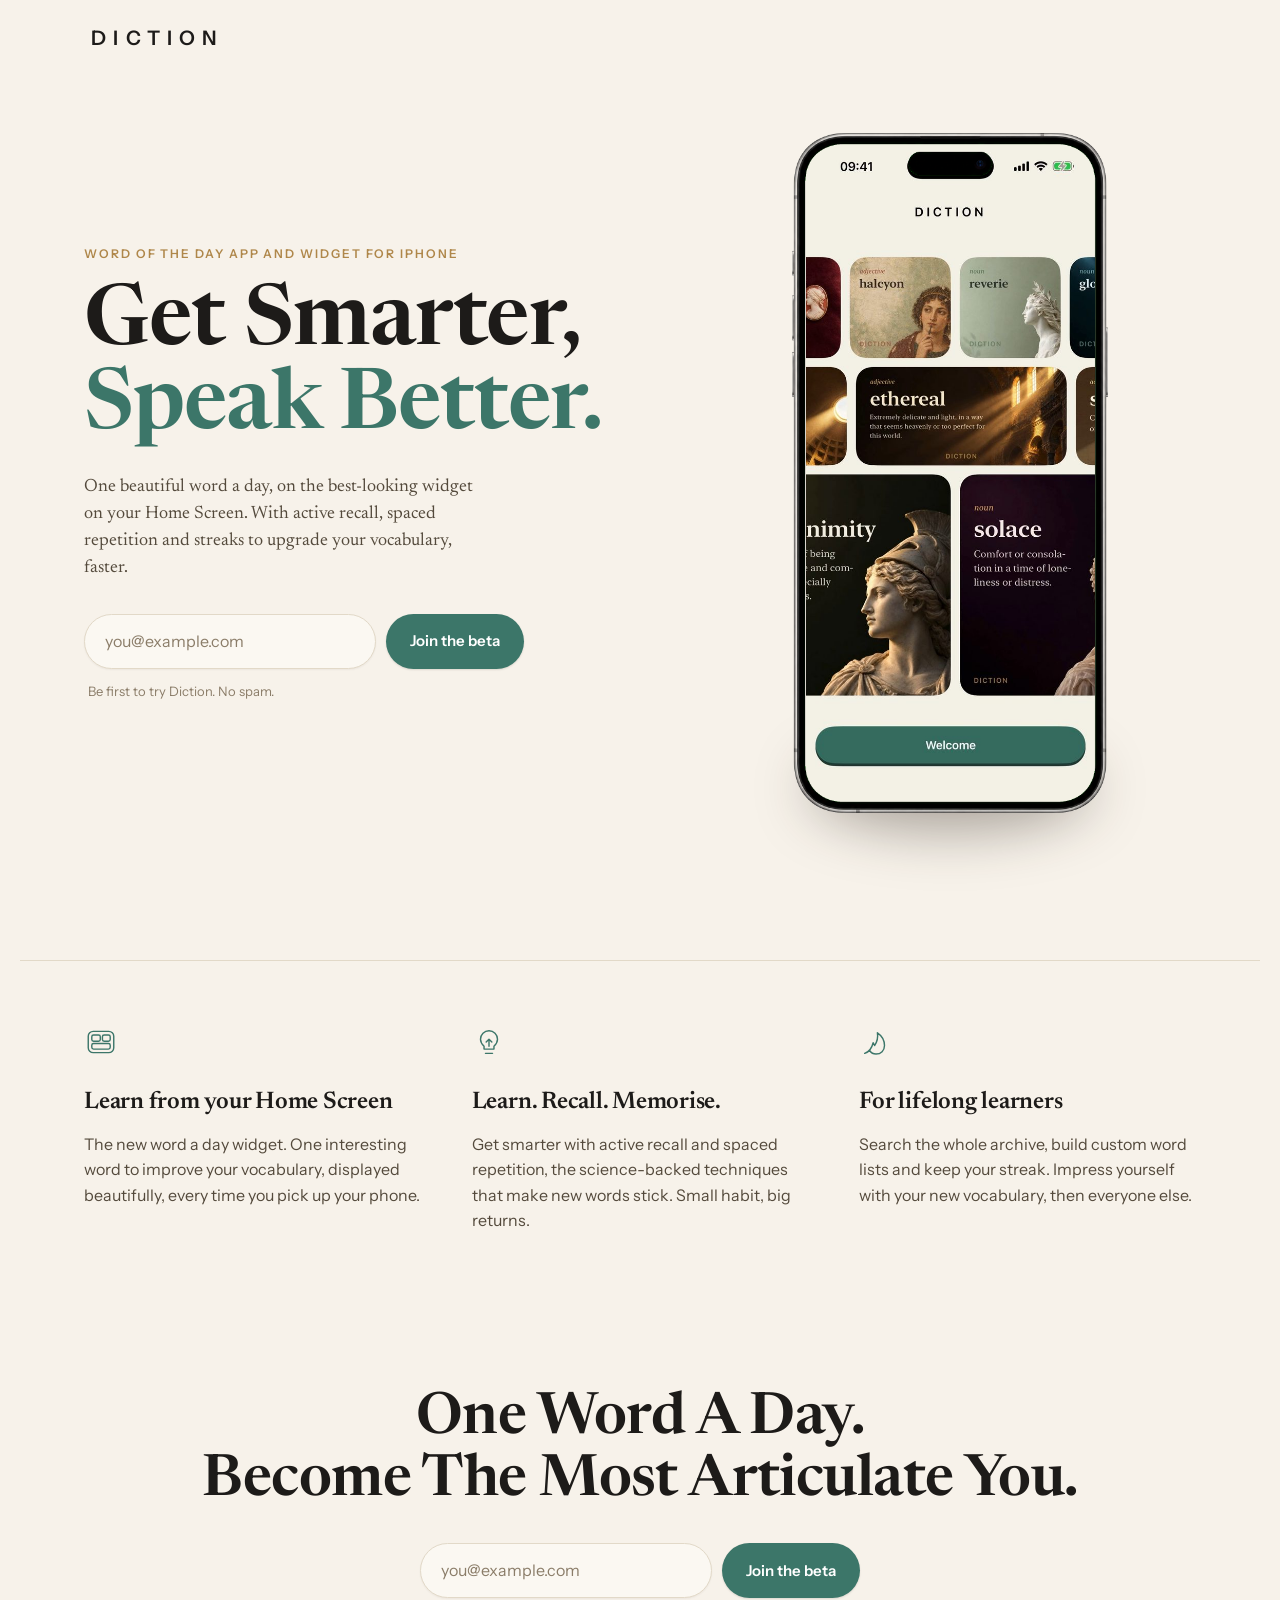
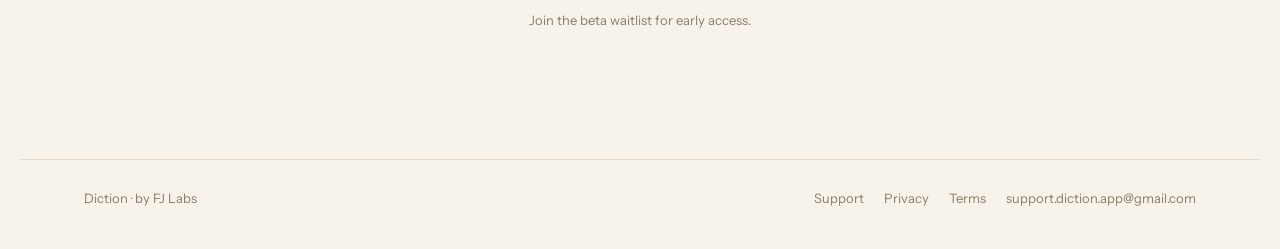
<file: index.html>
<!doctype html>
<html lang="en-GB">
<head>
<meta charset="utf-8">
<meta name="viewport" content="width=device-width,initial-scale=1">
<title>Diction: Word of the Day</title>
<meta name="description" content="One beautiful word a day on your Home Screen. Get smarter, speak better. Join the Diction beta for iPhone.">
<meta property="og:title" content="Diction: Word of the Day">
<meta property="og:description" content="One beautiful word a day on your Home Screen. Get smarter, speak better.">
<meta property="og:image" content="https://trydiction.com/img/home.jpg">
<meta property="og:url" content="https://trydiction.com/">
<link rel="icon" href="favicon.png">
<link rel="apple-touch-icon" href="img/icon-180.png">
<link rel="preconnect" href="https://fonts.googleapis.com">
<link rel="preconnect" href="https://fonts.gstatic.com" crossorigin>
<link rel="stylesheet" href="https://fonts.googleapis.com/css2?family=Newsreader:ital,opsz,wght@0,6..72,400;0,6..72,500;0,6..72,600;1,6..72,400&family=Instrument+Sans:wght@400;500;600&display=swap">
<link rel="stylesheet" href="landing.css">
</head>
<body>

<header class="top">
  <a class="mark" href="https://trydiction.com/" aria-label="Diction home">DICTION</a>
</header>

<main>
<section class="hero">
  <div class="hero-copy">
    <p class="eyebrow">Word of the Day app and widget for iPhone</p>
    <h1>Get Smarter,<br><em>Speak Better.</em></h1>
    <p class="lede">One beautiful word a day, on the best-looking widget on your Home Screen. With active recall, spaced repetition and streaks to upgrade your vocabulary, faster.</p>
  </div>

  <div class="hero-cta" id="join">
    <form class="waitlist" action="#" novalidate>
      <label class="sr" for="email-hero">Email address</label>
      <div class="waitlist-row">
        <input id="email-hero" name="email" type="email" inputmode="email" autocomplete="email" placeholder="you@example.com" required>
        <button type="submit">Join the beta</button>
      </div>
      <input class="hp" name="website" tabindex="-1" autocomplete="off" aria-hidden="true">
      <p class="waitlist-msg" role="status" aria-live="polite">Be first to try Diction. No spam.</p>
    </form>
  </div>

  <div class="device-wrap">
    <div class="render" role="img" aria-label="An iPhone showing Diction's welcome screen: the DICTION wordmark above three rows of widgets drifting past on classical themes">
      <div class="render-shadow" aria-hidden="true"></div>
      <div class="render-screen">
        <video autoplay muted loop playsinline poster="img/welcome-poster.jpg" preload="metadata">
          <source src="img/welcome.mp4" type="video/mp4">
        </video>
      </div>
      <img class="render-frame" src="img/phone-frame.png" alt="" width="1050" height="2247" fetchpriority="high">
    </div>
  </div>
</section>

<section class="pillars" aria-label="Why Diction">
  <div>
    <svg class="icon" viewBox="0 0 48 48" aria-hidden="true"><rect x="6" y="9" width="36" height="30" rx="7"/><rect x="11" y="14" width="12" height="9" rx="2.5"/><rect x="26" y="14" width="11" height="9" rx="2.5"/><rect x="11" y="26" width="26" height="8" rx="2.5"/></svg>
    <h2>Learn from your Home Screen</h2>
    <p>The new word a day widget. One interesting word to improve your vocabulary, displayed beautifully, every time you pick up your phone.</p>
  </div>
  <div>
    <svg class="icon" viewBox="0 0 48 48" aria-hidden="true"><path d="M24 8a12 12 0 0 1 12 12c0 5-3 8-5 10v4H17v-4c-2-2-5-5-5-10A12 12 0 0 1 24 8z"/><path d="M19 40h10"/><path d="M24 20v10M20 24l4-4 4 4"/></svg>
    <h2>Learn. Recall. Memorise.</h2>
    <p>Get smarter with active recall and spaced repetition, the science-backed techniques that make new words stick. Small habit, big returns.</p>
  </div>
  <div>
    <svg class="icon" viewBox="0 0 48 48" aria-hidden="true"><path d="M8 40c6-2 10-7 12-15l2 4c4-6 5-12 4-18 6 4 10 11 10 18 0 7-5 12-12 12-4 0-7-2-9-5-2 2-4 3-7 4z"/></svg>
    <h2>For lifelong learners</h2>
    <p>Search the whole archive, build custom word lists and keep your streak. Impress yourself with your new vocabulary, then everyone else.</p>
  </div>
</section>


<section class="close">
  <h2>One Word A Day.<br>Become The Most Articulate You.</h2>
    <form class="waitlist" action="#" novalidate>
      <label class="sr" for="email-close">Email address</label>
      <div class="waitlist-row">
        <input id="email-close" name="email" type="email" inputmode="email" autocomplete="email" placeholder="you@example.com" required>
        <button type="submit">Join the beta</button>
      </div>
      <input class="hp" name="website" tabindex="-1" autocomplete="off" aria-hidden="true">
      <p class="waitlist-msg" role="status" aria-live="polite">Join the beta waitlist for early access.</p>
    </form>
</section>
</main>

<footer class="foot">
  <span>Diction · by FJ Labs</span>
  <nav aria-label="Legal and support">
    <a href="support.html">Support</a>
    <a href="privacy.html">Privacy</a>
    <a href="terms.html">Terms</a>
    <a href="mailto:support.diction.app@gmail.com">support.diction.app@gmail.com</a>
  </nav>
</footer>

<script src="waitlist.js" defer></script>

</body>
</html>
</file>
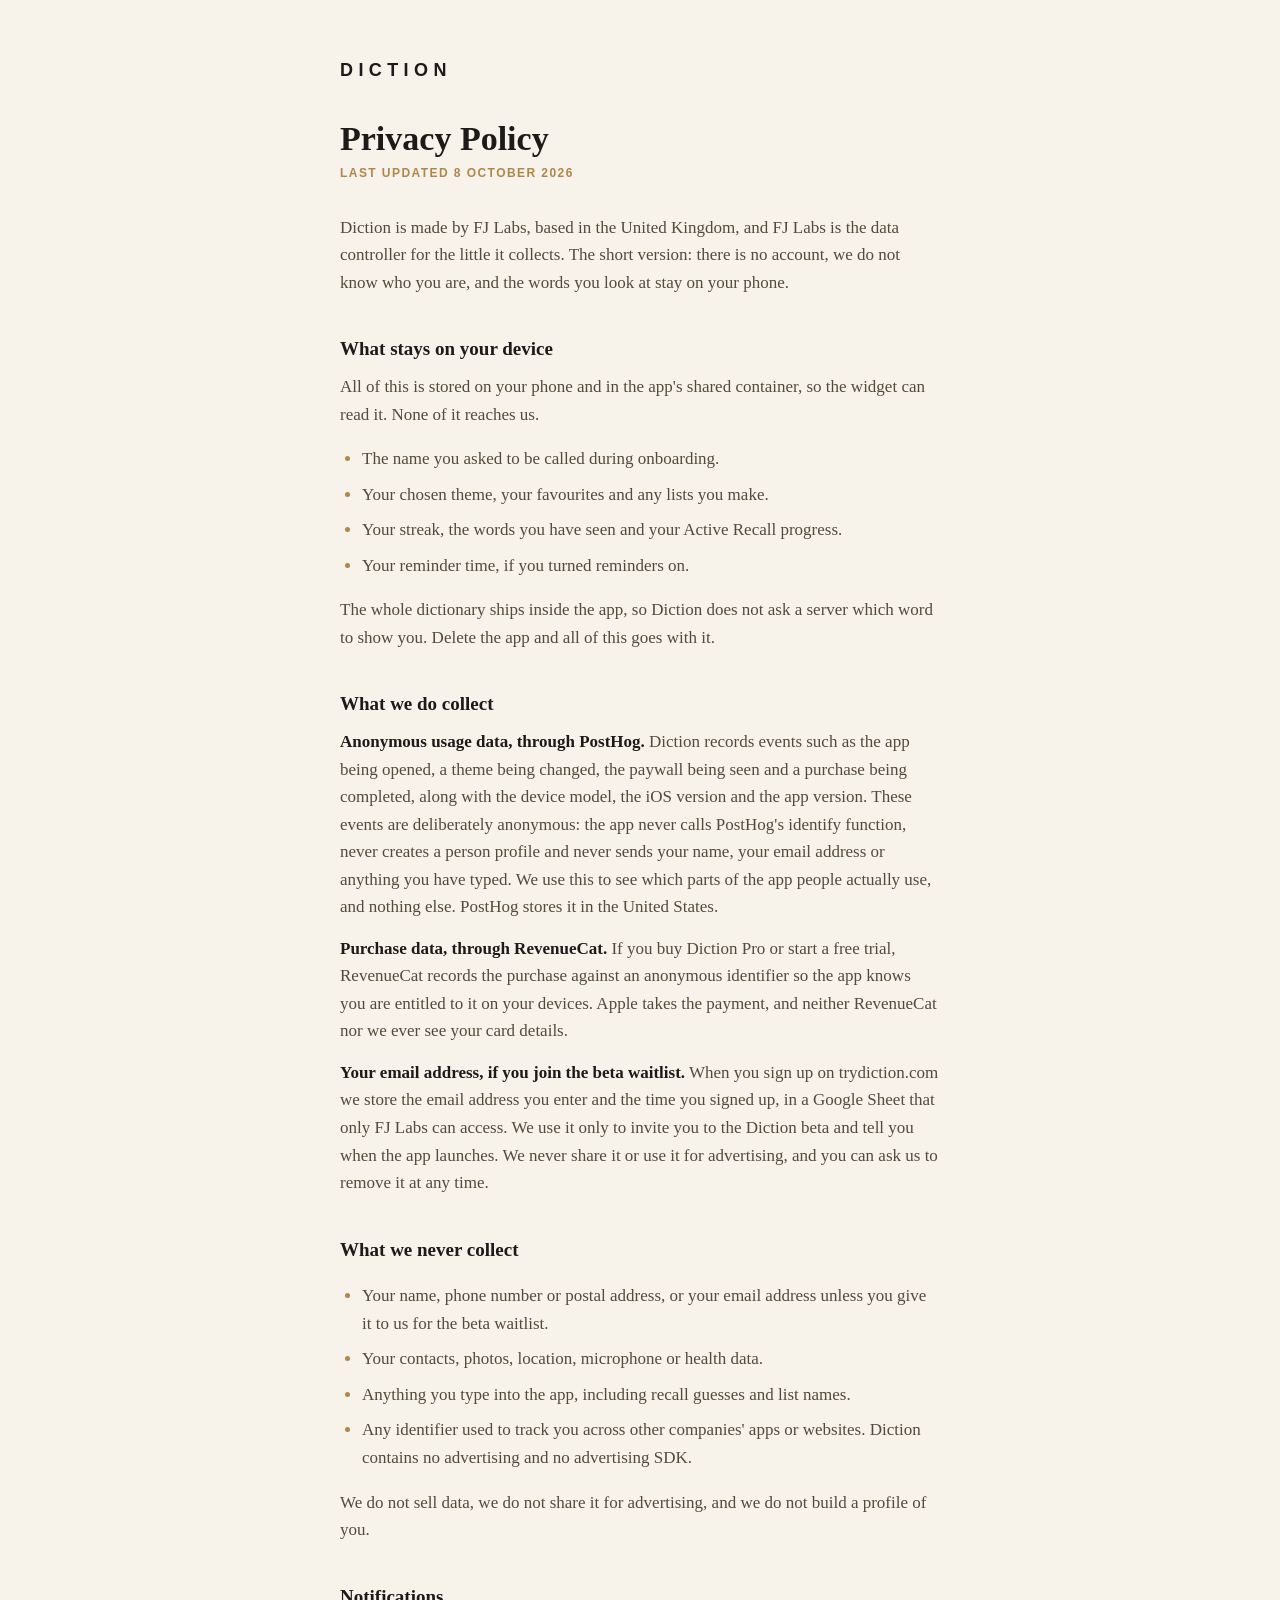
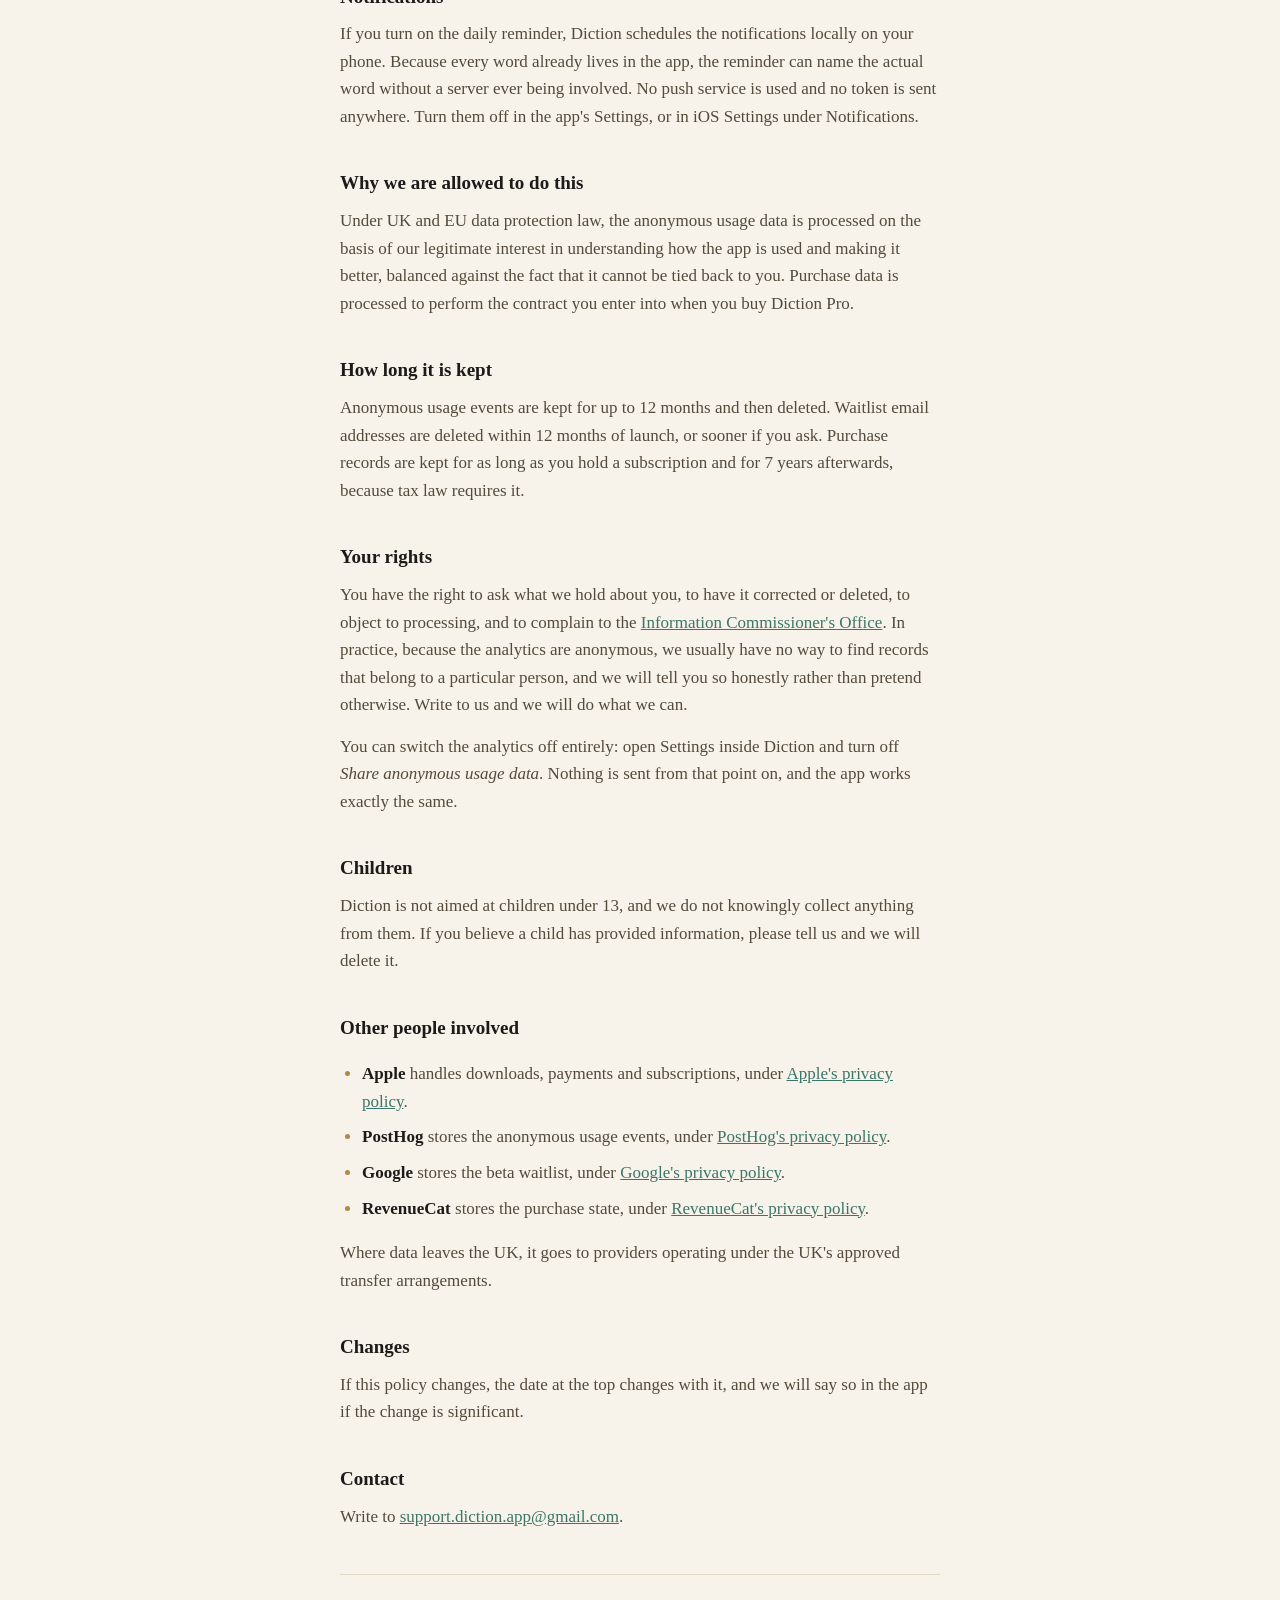
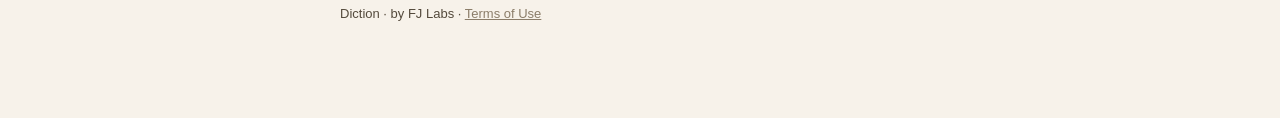
<file: privacy.html>
<!doctype html>
<html lang="en-GB">
<head>
<meta charset="utf-8">
<meta name="viewport" content="width=device-width,initial-scale=1,viewport-fit=cover">
<title>Diction · Privacy Policy</title>
<meta name="description" content="What Diction collects, what it does not, and who else is involved.">
<link rel="stylesheet" href="style.css">
</head>
<body>
<div class="wrap">
<a class="mark" href="https://trydiction.com/">DICTION</a>

<h1>Privacy Policy</h1>
<p class="updated">Last updated 8 October 2026</p>

<p>Diction is made by FJ Labs, based in the United Kingdom, and FJ Labs is the data controller for the little it collects. The short version: there is no account, we do not know who you are, and the words you look at stay on your phone.</p>

<h2>What stays on your device</h2>
<p>All of this is stored on your phone and in the app's shared container, so the widget can read it. None of it reaches us.</p>
<ul>
  <li>The name you asked to be called during onboarding.</li>
  <li>Your chosen theme, your favourites and any lists you make.</li>
  <li>Your streak, the words you have seen and your Active Recall progress.</li>
  <li>Your reminder time, if you turned reminders on.</li>
</ul>
<p>The whole dictionary ships inside the app, so Diction does not ask a server which word to show you. Delete the app and all of this goes with it.</p>

<h2>What we do collect</h2>
<p><strong>Anonymous usage data, through PostHog.</strong> Diction records events such as the app being opened, a theme being changed, the paywall being seen and a purchase being completed, along with the device model, the iOS version and the app version. These events are deliberately anonymous: the app never calls PostHog's identify function, never creates a person profile and never sends your name, your email address or anything you have typed. We use this to see which parts of the app people actually use, and nothing else. PostHog stores it in the United States.</p>
<p><strong>Purchase data, through RevenueCat.</strong> If you buy Diction Pro or start a free trial, RevenueCat records the purchase against an anonymous identifier so the app knows you are entitled to it on your devices. Apple takes the payment, and neither RevenueCat nor we ever see your card details.</p>

<p><strong>Your email address, if you join the beta waitlist.</strong> When you sign up on trydiction.com we store the email address you enter and the time you signed up, in a Google Sheet that only FJ Labs can access. We use it only to invite you to the Diction beta and tell you when the app launches. We never share it or use it for advertising, and you can ask us to remove it at any time.</p>

<h2>What we never collect</h2>
<ul>
  <li>Your name, phone number or postal address, or your email address unless you give it to us for the beta waitlist.</li>
  <li>Your contacts, photos, location, microphone or health data.</li>
  <li>Anything you type into the app, including recall guesses and list names.</li>
  <li>Any identifier used to track you across other companies' apps or websites. Diction contains no advertising and no advertising SDK.</li>
</ul>
<p>We do not sell data, we do not share it for advertising, and we do not build a profile of you.</p>

<h2>Notifications</h2>
<p>If you turn on the daily reminder, Diction schedules the notifications locally on your phone. Because every word already lives in the app, the reminder can name the actual word without a server ever being involved. No push service is used and no token is sent anywhere. Turn them off in the app's Settings, or in iOS Settings under Notifications.</p>

<h2>Why we are allowed to do this</h2>
<p>Under UK and EU data protection law, the anonymous usage data is processed on the basis of our legitimate interest in understanding how the app is used and making it better, balanced against the fact that it cannot be tied back to you. Purchase data is processed to perform the contract you enter into when you buy Diction Pro.</p>

<h2>How long it is kept</h2>
<p>Anonymous usage events are kept for up to 12 months and then deleted. Waitlist email addresses are deleted within 12 months of launch, or sooner if you ask. Purchase records are kept for as long as you hold a subscription and for 7 years afterwards, because tax law requires it.</p>

<h2>Your rights</h2>
<p>You have the right to ask what we hold about you, to have it corrected or deleted, to object to processing, and to complain to the <a href="https://ico.org.uk">Information Commissioner's Office</a>. In practice, because the analytics are anonymous, we usually have no way to find records that belong to a particular person, and we will tell you so honestly rather than pretend otherwise. Write to us and we will do what we can.</p>
<p>You can switch the analytics off entirely: open Settings inside Diction and turn off <em>Share anonymous usage data</em>. Nothing is sent from that point on, and the app works exactly the same.</p>

<h2>Children</h2>
<p>Diction is not aimed at children under 13, and we do not knowingly collect anything from them. If you believe a child has provided information, please tell us and we will delete it.</p>

<h2>Other people involved</h2>
<ul>
  <li><strong>Apple</strong> handles downloads, payments and subscriptions, under <a href="https://www.apple.com/uk/legal/privacy/">Apple's privacy policy</a>.</li>
  <li><strong>PostHog</strong> stores the anonymous usage events, under <a href="https://posthog.com/privacy">PostHog's privacy policy</a>.</li>
  <li><strong>Google</strong> stores the beta waitlist, under <a href="https://policies.google.com/privacy">Google's privacy policy</a>.</li>
  <li><strong>RevenueCat</strong> stores the purchase state, under <a href="https://www.revenuecat.com/privacy">RevenueCat's privacy policy</a>.</li>
</ul>
<p>Where data leaves the UK, it goes to providers operating under the UK's approved transfer arrangements.</p>

<h2>Changes</h2>
<p>If this policy changes, the date at the top changes with it, and we will say so in the app if the change is significant.</p>

<h2>Contact</h2>
<p>Write to <a href="mailto:support.diction.app@gmail.com?subject=Diction%20privacy">support.diction.app@gmail.com</a>.</p>

<hr>
<footer>
  <p>Diction · by FJ Labs · <a href="terms.html">Terms of Use</a></p>
</footer>
</div>
</body>
</html>
</file>
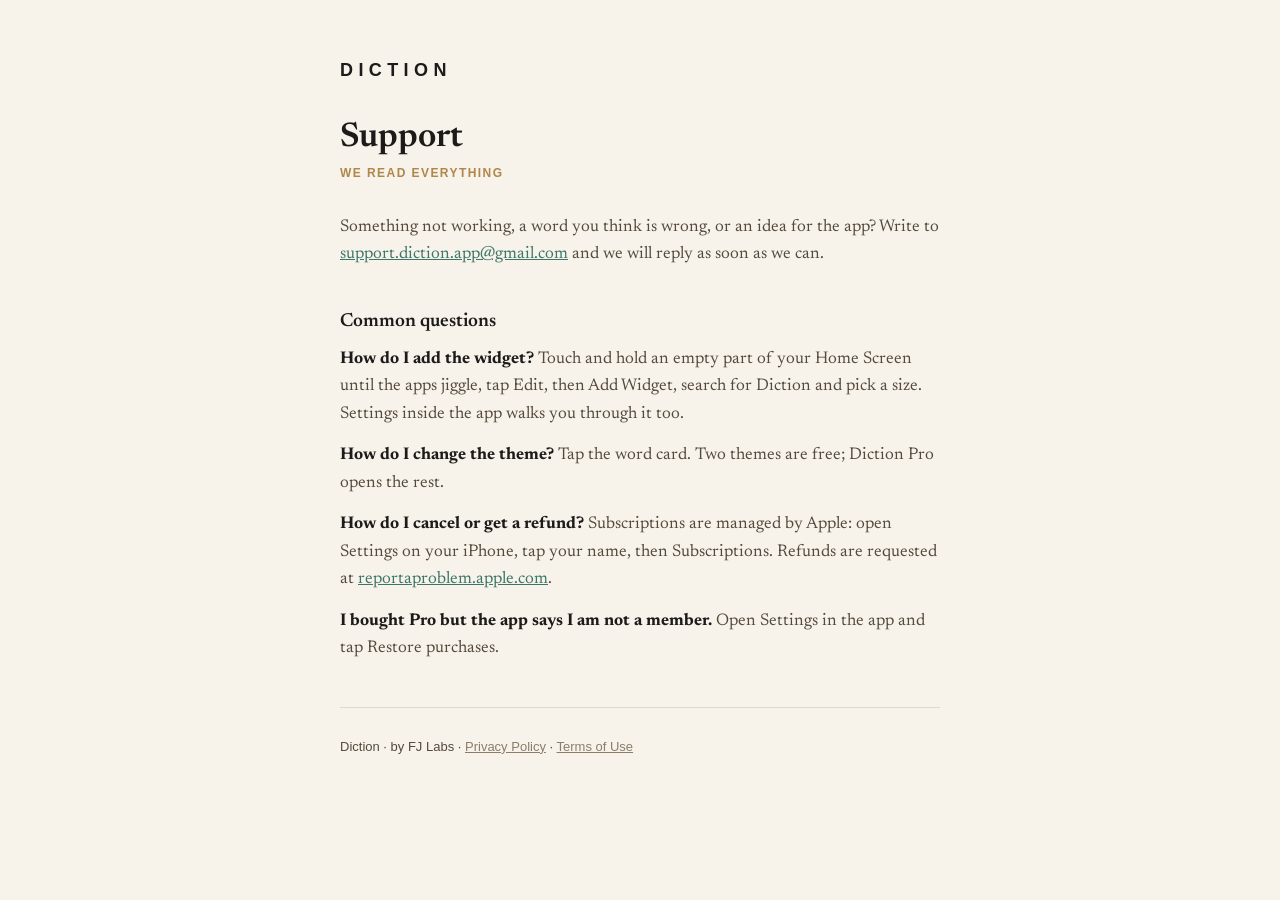
<file: support.html>
<!doctype html>
<html lang="en-GB">
<head>
<meta charset="utf-8">
<meta name="viewport" content="width=device-width,initial-scale=1">
<title>Diction Support</title>
<link rel="icon" href="favicon.png">
<link rel="stylesheet" href="https://fonts.googleapis.com/css2?family=Newsreader:ital,opsz,wght@0,6..72,400;0,6..72,600;1,6..72,400&display=swap">
<link rel="stylesheet" href="style.css">
</head>
<body>
<div class="wrap">
<a class="mark" href="https://trydiction.com/">DICTION</a>
<h1>Support</h1>
<p class="updated">We read everything</p>
<p>Something not working, a word you think is wrong, or an idea for the app? Write to <a href="mailto:support.diction.app@gmail.com?subject=Diction">support.diction.app@gmail.com</a> and we will reply as soon as we can.</p>
<h2>Common questions</h2>
<p><strong>How do I add the widget?</strong> Touch and hold an empty part of your Home Screen until the apps jiggle, tap Edit, then Add Widget, search for Diction and pick a size. Settings inside the app walks you through it too.</p>
<p><strong>How do I change the theme?</strong> Tap the word card. Two themes are free; Diction Pro opens the rest.</p>
<p><strong>How do I cancel or get a refund?</strong> Subscriptions are managed by Apple: open Settings on your iPhone, tap your name, then Subscriptions. Refunds are requested at <a href="https://reportaproblem.apple.com">reportaproblem.apple.com</a>.</p>
<p><strong>I bought Pro but the app says I am not a member.</strong> Open Settings in the app and tap Restore purchases.</p>
<hr>
<footer>
  <p>Diction · by FJ Labs · <a href="privacy.html">Privacy Policy</a> · <a href="terms.html">Terms of Use</a></p>
</footer>
</div>
</body>
</html>
</file>
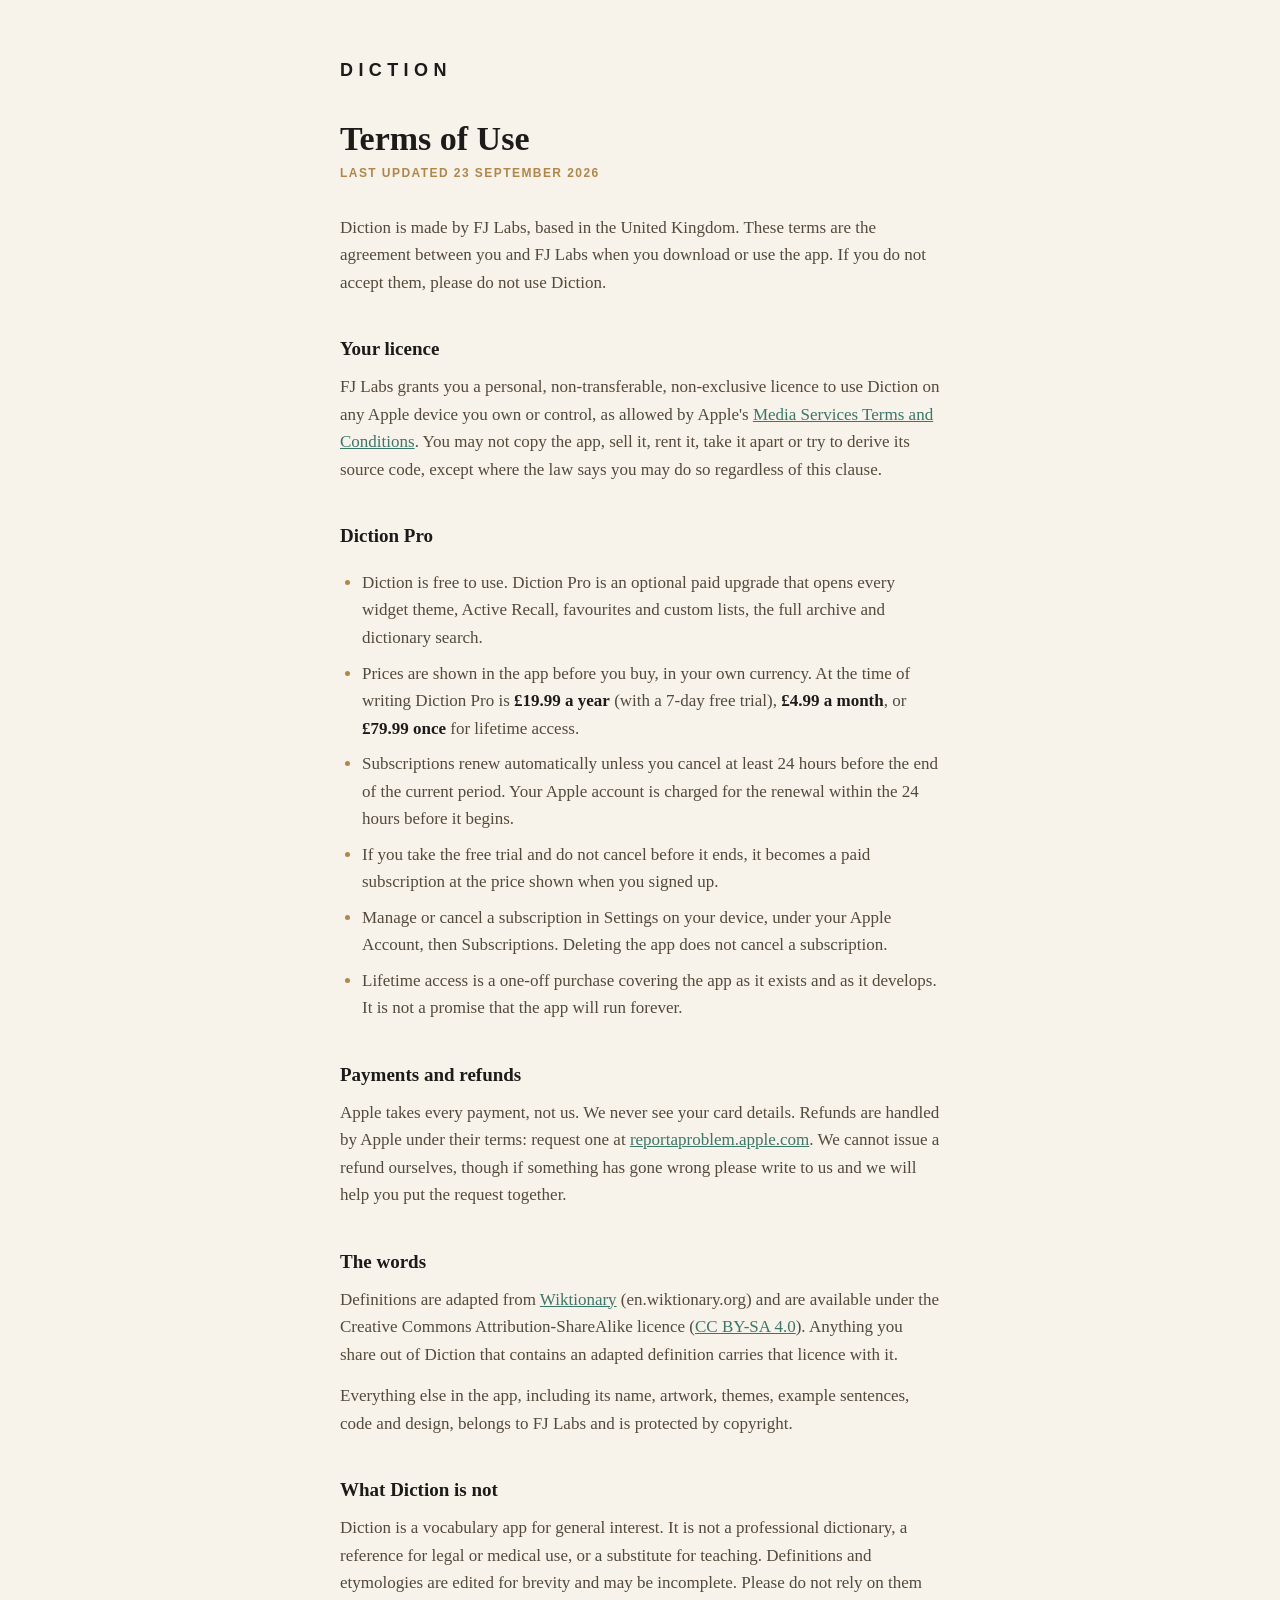
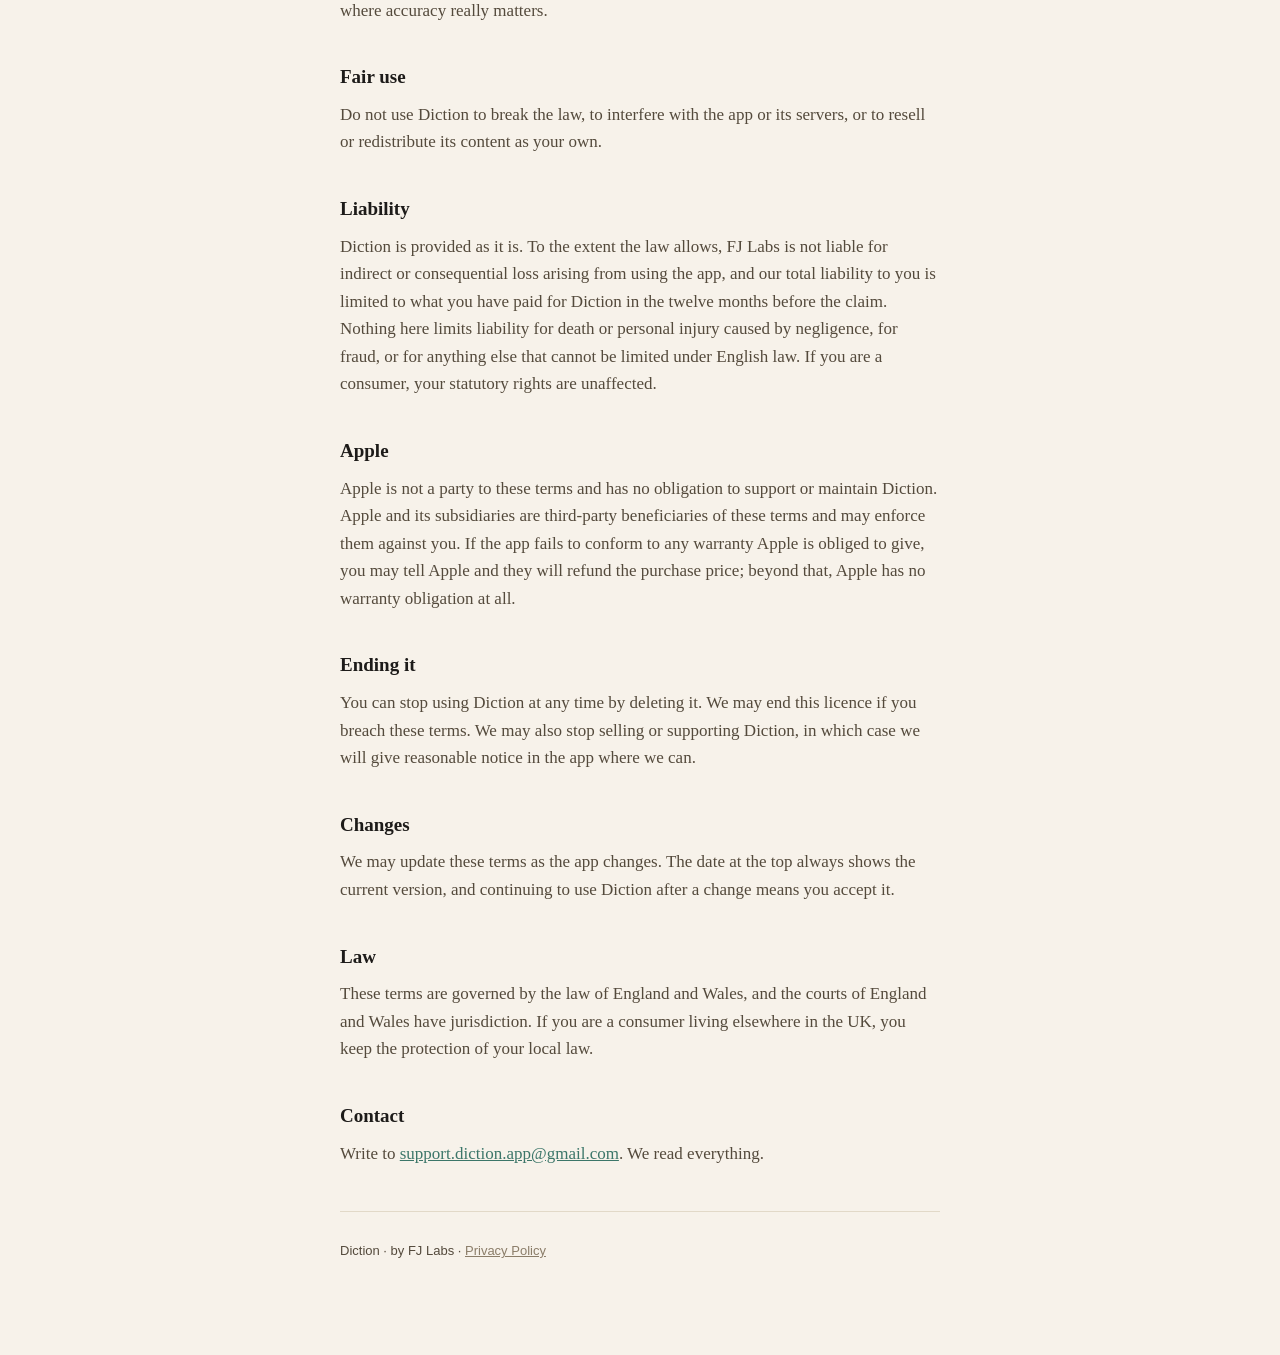
<file: terms.html>
<!doctype html>
<html lang="en-GB">
<head>
<meta charset="utf-8">
<meta name="viewport" content="width=device-width,initial-scale=1,viewport-fit=cover">
<title>Diction · Terms of Use</title>
<meta name="description" content="The terms you agree to when you use Diction, the word-of-the-day app.">
<link rel="stylesheet" href="style.css">
</head>
<body>
<div class="wrap">
<a class="mark" href="https://trydiction.com/">DICTION</a>

<h1>Terms of Use</h1>
<p class="updated">Last updated 23 September 2026</p>

<p>Diction is made by FJ Labs, based in the United Kingdom. These terms are the agreement between you and FJ Labs when you download or use the app. If you do not accept them, please do not use Diction.</p>

<h2>Your licence</h2>
<p>FJ Labs grants you a personal, non-transferable, non-exclusive licence to use Diction on any Apple device you own or control, as allowed by Apple's <a href="https://www.apple.com/uk/legal/internet-services/itunes/uk/terms.html">Media Services Terms and Conditions</a>. You may not copy the app, sell it, rent it, take it apart or try to derive its source code, except where the law says you may do so regardless of this clause.</p>

<h2>Diction Pro</h2>
<ul>
  <li>Diction is free to use. Diction Pro is an optional paid upgrade that opens every widget theme, Active Recall, favourites and custom lists, the full archive and dictionary search.</li>
  <li>Prices are shown in the app before you buy, in your own currency. At the time of writing Diction Pro is <strong>£19.99 a year</strong> (with a 7-day free trial), <strong>£4.99 a month</strong>, or <strong>£79.99 once</strong> for lifetime access.</li>
  <li>Subscriptions renew automatically unless you cancel at least 24 hours before the end of the current period. Your Apple account is charged for the renewal within the 24 hours before it begins.</li>
  <li>If you take the free trial and do not cancel before it ends, it becomes a paid subscription at the price shown when you signed up.</li>
  <li>Manage or cancel a subscription in Settings on your device, under your Apple Account, then Subscriptions. Deleting the app does not cancel a subscription.</li>
  <li>Lifetime access is a one-off purchase covering the app as it exists and as it develops. It is not a promise that the app will run forever.</li>
</ul>

<h2>Payments and refunds</h2>
<p>Apple takes every payment, not us. We never see your card details. Refunds are handled by Apple under their terms: request one at <a href="https://reportaproblem.apple.com">reportaproblem.apple.com</a>. We cannot issue a refund ourselves, though if something has gone wrong please write to us and we will help you put the request together.</p>

<h2>The words</h2>
<p>Definitions are adapted from <a href="https://en.wiktionary.org">Wiktionary</a> (en.wiktionary.org) and are available under the Creative Commons Attribution-ShareAlike licence (<a href="https://creativecommons.org/licenses/by-sa/4.0/">CC BY-SA 4.0</a>). Anything you share out of Diction that contains an adapted definition carries that licence with it.</p>
<p>Everything else in the app, including its name, artwork, themes, example sentences, code and design, belongs to FJ Labs and is protected by copyright.</p>

<h2>What Diction is not</h2>
<p>Diction is a vocabulary app for general interest. It is not a professional dictionary, a reference for legal or medical use, or a substitute for teaching. Definitions and etymologies are edited for brevity and may be incomplete. Please do not rely on them where accuracy really matters.</p>

<h2>Fair use</h2>
<p>Do not use Diction to break the law, to interfere with the app or its servers, or to resell or redistribute its content as your own.</p>

<h2>Liability</h2>
<p>Diction is provided as it is. To the extent the law allows, FJ Labs is not liable for indirect or consequential loss arising from using the app, and our total liability to you is limited to what you have paid for Diction in the twelve months before the claim. Nothing here limits liability for death or personal injury caused by negligence, for fraud, or for anything else that cannot be limited under English law. If you are a consumer, your statutory rights are unaffected.</p>

<h2>Apple</h2>
<p>Apple is not a party to these terms and has no obligation to support or maintain Diction. Apple and its subsidiaries are third-party beneficiaries of these terms and may enforce them against you. If the app fails to conform to any warranty Apple is obliged to give, you may tell Apple and they will refund the purchase price; beyond that, Apple has no warranty obligation at all.</p>

<h2>Ending it</h2>
<p>You can stop using Diction at any time by deleting it. We may end this licence if you breach these terms. We may also stop selling or supporting Diction, in which case we will give reasonable notice in the app where we can.</p>

<h2>Changes</h2>
<p>We may update these terms as the app changes. The date at the top always shows the current version, and continuing to use Diction after a change means you accept it.</p>

<h2>Law</h2>
<p>These terms are governed by the law of England and Wales, and the courts of England and Wales have jurisdiction. If you are a consumer living elsewhere in the UK, you keep the protection of your local law.</p>

<h2>Contact</h2>
<p>Write to <a href="mailto:support.diction.app@gmail.com?subject=Diction">support.diction.app@gmail.com</a>. We read everything.</p>

<hr>
<footer>
  <p>Diction · by FJ Labs · <a href="privacy.html">Privacy Policy</a></p>
</footer>
</div>
</body>
</html>
</file>
<file: landing.css>
/* Diction landing page. Paper, serif and verdigris from the app; the phone
   carries the only motion on the page. */
:root{
  --page:#F7F2EA; --card:#FBF8F2; --ink:#1D1B19; --ink2:#544A3C; --ink3:#8B7D69;
  --gold:#AF874A; --verd:#3C7669; --line:#E2D9C8; --night:#0F0E0D;
  --serif:"Newsreader","New York","Iowan Old Style",Georgia,serif;
  --sans:"Instrument Sans",-apple-system,BlinkMacSystemFont,"Segoe UI",Helvetica,Arial,sans-serif;
  --gutter:clamp(20px,5vw,64px);
}
*{box-sizing:border-box}
html{scroll-behavior:smooth}
body{margin:0;background:var(--page);color:var(--ink);font-family:var(--sans);font-size:17px;line-height:1.6;-webkit-font-smoothing:antialiased}
img,video{max-width:100%;display:block}
a{color:inherit}
h1,h2{font-family:var(--serif);font-weight:600;margin:0;text-wrap:balance;letter-spacing:-.01em}
.eyebrow{font-size:12px;font-weight:600;letter-spacing:.16em;text-transform:uppercase;color:var(--gold);margin:0 0 18px}

/* header */
.top{display:flex;align-items:center;justify-content:space-between;padding:22px var(--gutter);max-width:1240px;margin:0 auto}
.mark{font-family:var(--sans);font-size:20px;font-weight:600;letter-spacing:.36em;padding-left:.36em;color:var(--ink);text-decoration:none}

/* beta waitlist */
.waitlist{width:100%;max-width:440px}
.waitlist-row{display:flex;gap:10px}
.waitlist input[type=email]{flex:1;min-width:0;background:var(--card);border:1px solid var(--line);border-radius:999px;box-shadow:0 1px 2px rgba(35,26,18,.05);
  font:inherit;font-size:16px;color:var(--ink);padding:14px 20px;outline:none;transition:border-color .2s,box-shadow .2s}
.waitlist input[type=email]:focus{border-color:var(--verd);box-shadow:0 0 0 3px rgba(60,118,105,.15)}
.waitlist input::placeholder{color:var(--ink3)}
.waitlist button{flex:none;border:0;border-radius:999px;background:var(--verd);color:#fff;font:inherit;font-size:15px;font-weight:600;padding:14px 24px;cursor:pointer;
  box-shadow:0 1px 2px rgba(35,26,18,.12);transition:background .2s,transform .2s}
.waitlist button:hover{background:#2F5F54;transform:translateY(-1px)}
.waitlist button:disabled{opacity:.6;cursor:default;transform:none}
.waitlist-msg{font-size:13px;color:var(--ink3);margin:12px 4px 0;min-height:1.3em}
.waitlist.done .waitlist-row{display:none}
.waitlist.done .waitlist-msg{font-family:var(--serif);font-size:18px;color:var(--verd);margin-top:0}
.hp{position:absolute;left:-9999px;width:1px;height:1px;opacity:0}
.sr{position:absolute;width:1px;height:1px;overflow:hidden;clip:rect(0 0 0 0);white-space:nowrap}

/* hero */
.hero{max-width:1240px;margin:0 auto;padding:clamp(8px,3vw,40px) var(--gutter) 0;
  display:grid;grid-template-columns:1.05fr .95fr;grid-template-rows:auto auto;column-gap:clamp(32px,6vw,80px);row-gap:0;min-height:min(84vh,820px)}
.hero-copy{grid-column:1;grid-row:1;align-self:end}
.hero-cta{grid-column:1;grid-row:2;align-self:start;scroll-margin-top:24px}
.device-wrap{grid-column:2;grid-row:1 / span 2;align-self:center}
.hero h1{font-size:clamp(46px,7vw,84px);line-height:1;margin-bottom:24px}
.hero h1 em{font-style:normal;color:var(--verd)}
.lede{font-family:var(--serif);font-size:clamp(16px,1.5vw,18px);line-height:1.5;color:var(--ink2);max-width:40ch;margin:0 0 32px}
.fine{font-size:13px;color:var(--ink3);margin:16px 0 0}

/* the phone: a keyed Higgsfield front render, the real welcome recording
   sitting in its screen, a CSS shadow beneath */
.device-wrap{position:relative;display:flex;justify-content:center;padding:0}
.render{position:relative;width:min(380px,100%,calc(76vh * 1050 / 2247));aspect-ratio:1050/2247;height:auto;flex:none}
.render-frame{position:absolute;inset:0;width:100%;height:100%;object-fit:contain;z-index:2;pointer-events:none}
.render-screen{position:absolute;left:4.762%;top:1.914%;width:90.571%;height:96.173%;
  border-radius:12% / 5.5%;overflow:hidden;background:#F7F2EA;z-index:1}
.render-screen video{width:100%;height:100%;object-fit:cover;display:block}
.render-shadow{position:absolute;left:6%;right:6%;bottom:-2%;height:12%;border-radius:50%;
  background:rgba(35,26,18,.38);filter:blur(28px);z-index:0}

/* pillars */
.pillars{max-width:1240px;margin:clamp(72px,10vw,140px) auto 0;padding:0 var(--gutter);
  display:grid;grid-template-columns:repeat(3,1fr);gap:clamp(24px,4vw,56px);border-top:1px solid var(--line);padding-top:clamp(40px,5vw,64px)}
.icon{width:34px;height:34px;fill:none;stroke:var(--verd);stroke-width:2;stroke-linecap:round;stroke-linejoin:round;margin-bottom:16px}
.pillars h2{font-size:24px;margin-bottom:10px}
.pillars p{margin:0;color:var(--ink2);font-size:16px;max-width:36ch}

/* closing */
.close{text-align:center;margin:clamp(90px,12vw,170px) auto 0;padding:0 var(--gutter);display:flex;flex-direction:column;align-items:center;gap:30px}
.close h2{font-size:clamp(34px,5vw,58px);line-height:1.08}

/* footer */
.foot{max-width:1240px;margin:clamp(80px,10vw,140px) auto 0;padding:28px var(--gutter) 40px;border-top:1px solid var(--line);
  display:flex;flex-wrap:wrap;gap:12px 28px;justify-content:space-between;font-size:13px;color:var(--ink3)}
.foot nav{display:flex;flex-wrap:wrap;gap:8px 20px}
.foot a{color:var(--ink3);text-decoration:none}
.foot a:hover{color:var(--ink)}

@media (max-width:860px){
  .hero{grid-template-columns:1fr;min-height:0;text-align:center;padding-top:16px}
  .top{flex-direction:column;justify-content:center;align-items:center;gap:14px;text-align:center}
  .mark{padding-left:.36em}
  .hero-copy,.hero-cta,.device-wrap{grid-column:1;grid-row:auto;align-self:auto}
  .hero-copy{display:flex;flex-direction:column;align-items:center}
  .lede{margin:0 auto}
  .device-wrap{order:2;margin-top:44px}
  .hero-cta{order:3;display:flex;justify-content:center;margin-top:56px}
  .render{width:min(300px,82vw)}
  .pillars{grid-template-columns:1fr}
  .waitlist-msg{text-align:center}
}
@media (max-width:420px){
  .waitlist-row{flex-direction:column}
}
@media (prefers-reduced-motion:reduce){
  html{scroll-behavior:auto}
}
</file>
<file: style.css>
/* Diction's legal pages wear the app's paper, serif and verdigris. */
:root{
  --page:#F7F2EA; --ink:#1D1B19; --ink2:#544A3C; --ink3:#8B7D69;
  --gold:#AF874A; --verd:#3C7669; --line:#E2D9C8;
  --serif:"Newsreader","New York","Iowan Old Style",Georgia,serif;
  --sans:-apple-system,BlinkMacSystemFont,"Segoe UI",Helvetica,Arial,sans-serif;
}
*{box-sizing:border-box}
body{margin:0;background:var(--page);color:var(--ink);
  font-family:var(--serif);font-size:17px;line-height:1.62}
.wrap{max-width:640px;margin:0 auto;padding-inline:20px;padding-block:56px 80px}
.mark{font-family:var(--sans);font-size:18px;font-weight:600;letter-spacing:.3em;
  color:var(--ink);text-decoration:none;display:block;margin-bottom:34px}
h1{font-size:34px;line-height:1.15;font-weight:600;margin:0 0 6px}
h2{font-size:19px;font-weight:600;margin:38px 0 8px}
.updated{font-family:var(--sans);font-size:12px;font-weight:600;letter-spacing:.12em;
  text-transform:uppercase;color:var(--gold);margin:0 0 30px}
p,li{color:var(--ink2);margin:0 0 14px}
li{margin-bottom:8px}
ul{padding-left:22px}
li::marker{color:var(--gold)}
strong{color:var(--ink)}
a{color:var(--verd)}
hr{border:0;border-top:1px solid var(--line);margin:44px 0 28px}
footer{font-family:var(--sans);font-size:13px;color:var(--ink3)}
footer a{color:var(--ink3)}
@media (prefers-color-scheme:dark){
  :root{--page:#141415;--ink:#F1EDE5;--ink2:#C9C1B3;--ink3:#968D7E;
        --gold:#C8A367;--verd:#6FB3A3;--line:#2E2D2B}
}
</file>
